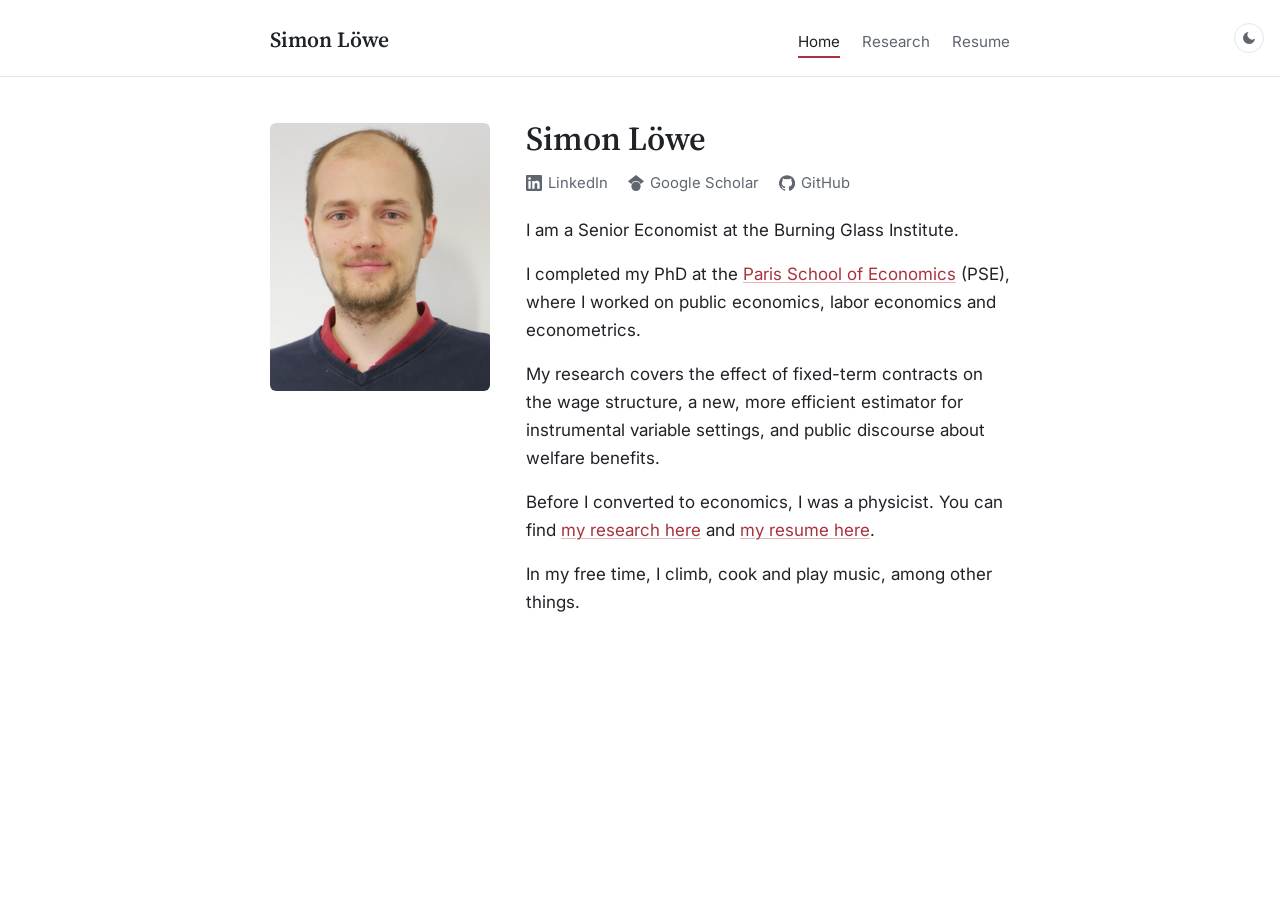
<file: index.html>
<!DOCTYPE html>
<html lang="en">
<head>
<meta charset="utf-8">
<meta name="viewport" content="width=device-width, initial-scale=1">
<meta name="color-scheme" content="light">
<title>Simon Löwe</title>
<meta name="description" content="Simon Löwe is a Senior Economist at the Burning Glass Institute working on labor economics, public economics and econometrics.">
<link rel="canonical" href="https://simon-lowe.github.io/">
<meta name="google-site-verification" content="X6CSy3UcT2l3U2CX1donl_mWwAO_86IhhVCBqyK8kqo">
<link rel="icon" href="favicon.svg" type="image/svg+xml">
<link rel="icon" href="favicon.png" type="image/png" sizes="32x32">
<link rel="apple-touch-icon" href="apple-touch-icon.png">
<meta property="og:type" content="website">
<meta property="og:site_name" content="Simon Löwe">
<meta property="og:title" content="Simon Löwe">
<meta property="og:description" content="Simon Löwe is a Senior Economist at the Burning Glass Institute working on labor economics, public economics and econometrics.">
<meta property="og:url" content="https://simon-lowe.github.io/">
<meta property="og:image" content="https://simon-lowe.github.io/images/simon-loewe.jpg">
<meta name="twitter:card" content="summary">
<script type="application/ld+json">
{"@context":"https://schema.org","@type":"Person","name":"Simon Löwe","alternateName":["Simon Loewe","Simon Lowe"],"url":"https://simon-lowe.github.io/","image":"https://simon-lowe.github.io/images/simon-loewe.jpg","jobTitle":"Senior Economist","worksFor":{"@type":"Organization","name":"Burning Glass Institute"},"alumniOf":{"@type":"CollegeOrUniversity","name":"Paris School of Economics"},"sameAs":["https://www.linkedin.com/in/simonloewe/","https://scholar.google.com/citations?user=DNcPDQkAAAAJ","https://github.com/simon-lowe"]}
</script>
<link rel="preconnect" href="https://fonts.googleapis.com">
<link rel="preconnect" href="https://fonts.gstatic.com" crossorigin>
<link href="https://fonts.googleapis.com/css2?family=Inter:wght@400;600&amp;family=Source+Serif+4:opsz,wght@8..60,600&amp;display=swap" rel="stylesheet">
<link rel="stylesheet" href="style.css">
<script>(function(){var t;try{t=localStorage.getItem("theme")}catch(e){}t=t||(/^theme=(dark|light)$/.exec(window.name)||[])[1];if(t==="dark"||(!t&&matchMedia("(prefers-color-scheme: dark)").matches))document.documentElement.dataset.theme="dark"})()</script>
<script src="theme.js" defer></script>
</head>
<body>
<header>
<div class="wrap">
<a class="name" href="index.html">Simon Löwe</a>
<nav>
<a class="current" aria-current="page" href="index.html">Home</a>
<a href="research.html">Research</a>
<a href="resume.html">Resume</a>
</nav>
</div>
<button class="theme-toggle" type="button" aria-label="Switch to dark mode" title="Switch to dark mode"><svg class="moon" viewBox="0 0 24 24" aria-hidden="true"><path d="M21 12.8A9 9 0 1 1 11.2 3a7 7 0 0 0 9.8 9.8z"/></svg><svg class="sun" viewBox="0 0 24 24" aria-hidden="true"><path d="M12 7a5 5 0 1 0 0 10 5 5 0 0 0 0-10zm0-5 1 3h-2zm0 20-1-3h2zM2 12l3-1v2zm20 0-3 1v-2zM4.9 4.9l2.8 1.4-1.4 1.4zm14.2 14.2-2.8-1.4 1.4-1.4zM4.9 19.1l1.4-2.8 1.4 1.4zM19.1 4.9l-1.4 2.8-1.4-1.4z"/></svg></button>
</header>
<main class="wrap">
<div class="intro">
<img class="profile" src="images/simon-loewe.jpg" width="540" height="658" alt="Simon Löwe">
<div>
<h1>Simon Löwe</h1>
<p class="links">
<a href="https://www.linkedin.com/in/simonloewe/"><svg viewBox="0 0 24 24" aria-hidden="true"><path d="M20.45 20.45h-3.56v-5.57c0-1.33-.02-3.04-1.85-3.04-1.85 0-2.14 1.45-2.14 2.94v5.67H9.35V9h3.41v1.56h.05c.48-.9 1.64-1.85 3.37-1.85 3.6 0 4.27 2.37 4.27 5.46v6.28zM5.34 7.43a2.06 2.06 0 1 1 0-4.13 2.06 2.06 0 0 1 0 4.13zM7.12 20.45H3.56V9h3.56v11.45zM22.22 0H1.77C.79 0 0 .77 0 1.73v20.54C0 23.23.79 24 1.77 24h20.45c.98 0 1.78-.77 1.78-1.73V1.73C24 .77 23.2 0 22.22 0z"/></svg>LinkedIn</a>
<a href="https://scholar.google.com/citations?user=DNcPDQkAAAAJ&amp;hl=en"><svg viewBox="0 0 24 24" aria-hidden="true"><path d="M12 24a7 7 0 1 1 0-14 7 7 0 0 1 0 14zm0-24L0 9.5l4.84 3.94A8 8 0 0 1 12 9a8 8 0 0 1 7.16 4.44L24 9.5z"/></svg>Google Scholar</a>
<a href="https://github.com/simon-lowe"><svg viewBox="0 0 24 24" aria-hidden="true"><path d="M12 .3a12 12 0 0 0-3.8 23.38c.6.12.83-.26.83-.57v-2c-3.34.73-4.04-1.6-4.04-1.6-.55-1.4-1.34-1.77-1.34-1.77-1.08-.74.09-.73.09-.73 1.2.09 1.83 1.24 1.83 1.24 1.07 1.83 2.8 1.3 3.49 1 .1-.78.42-1.3.76-1.6-2.67-.31-5.47-1.34-5.47-5.93 0-1.31.47-2.38 1.24-3.22-.13-.3-.54-1.52.12-3.18 0 0 1-.32 3.3 1.23a11.5 11.5 0 0 1 6 0c2.3-1.55 3.3-1.23 3.3-1.23.66 1.66.25 2.88.12 3.18.77.84 1.24 1.91 1.24 3.22 0 4.6-2.8 5.62-5.48 5.92.43.37.81 1.1.81 2.22v3.29c0 .32.22.7.83.58A12 12 0 0 0 12 .3"/></svg>GitHub</a>
</p>
<p>I am a Senior Economist at the Burning Glass Institute.</p>
<p>I completed my PhD at the <a href="https://www.parisschoolofeconomics.eu/">Paris School of Economics</a> (PSE), where I worked on public economics, labor economics and econometrics.</p>
<p>My research covers the effect of fixed-term contracts on the wage structure, a new, more efficient estimator for instrumental variable settings, and public discourse about welfare benefits.</p>
<p>Before I converted to economics, I was a physicist. You can find <a href="research.html">my research here</a> and <a href="resume.html">my resume here</a>.</p>
<p>In my free time, I climb, cook and play music, among other things.</p>
</div>
</div>
</main>
</body>
</html>
</file>
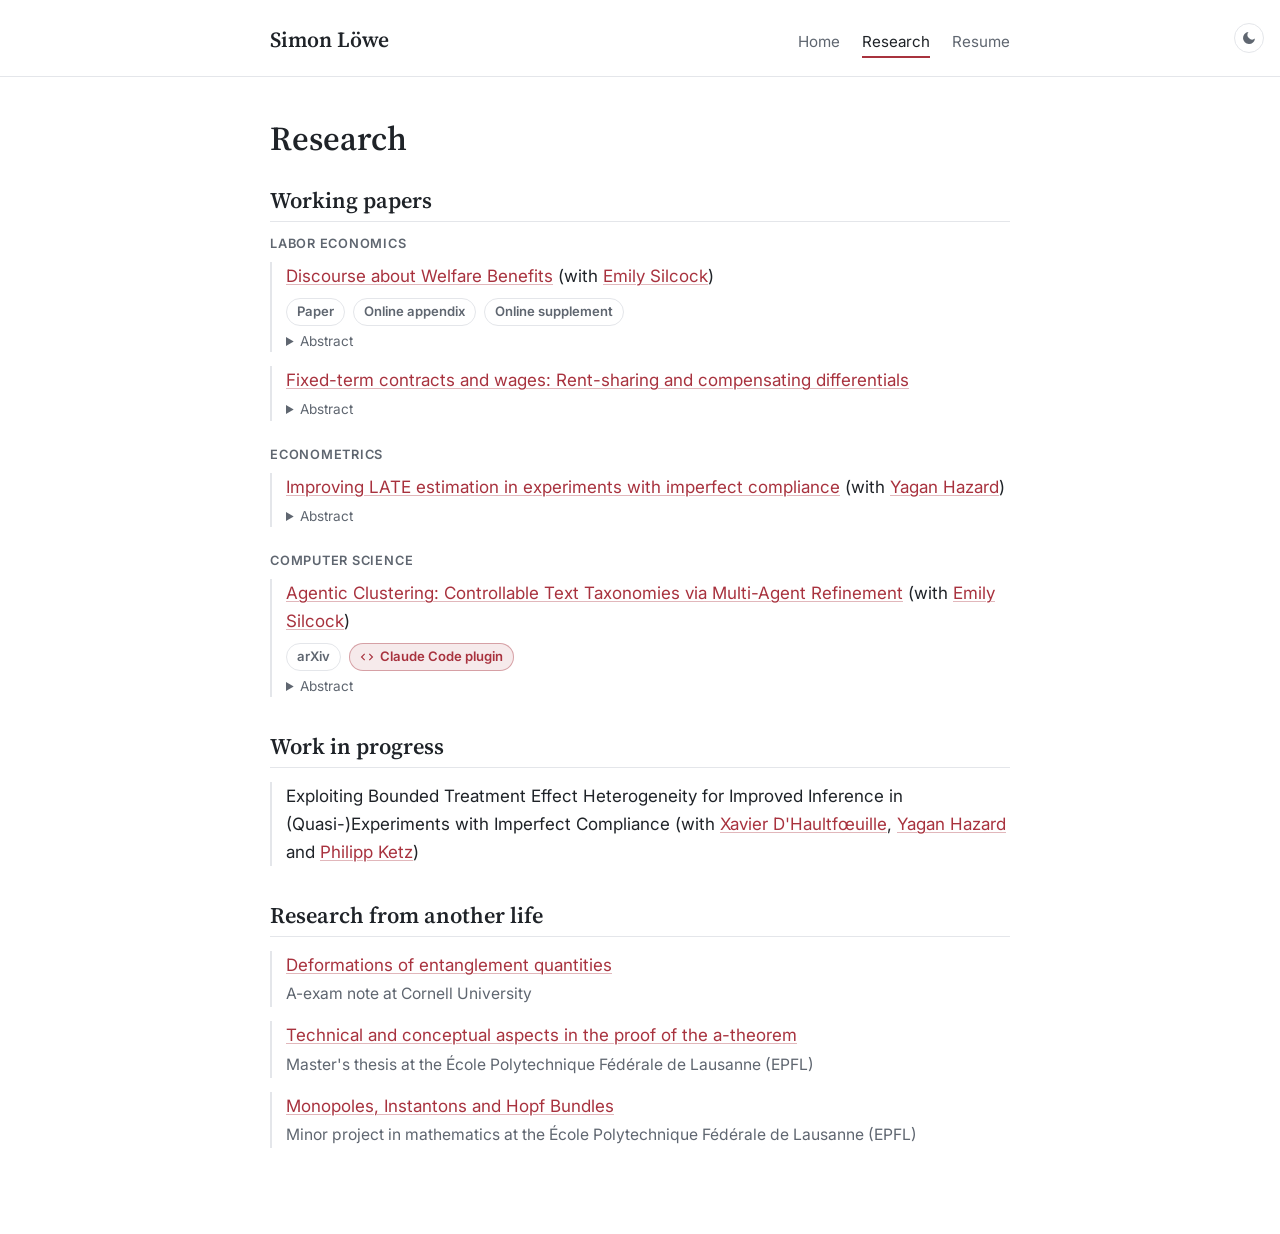
<file: research.html>
<!DOCTYPE html>
<html lang="en">
<head>
<meta charset="utf-8">
<meta name="viewport" content="width=device-width, initial-scale=1">
<meta name="color-scheme" content="light">
<title>Research | Simon Löwe</title>
<meta name="description" content="Working papers and research by Simon Löwe on fixed-term contracts and wages, welfare discourse, LATE estimation, and agentic text clustering.">
<link rel="canonical" href="https://simon-lowe.github.io/research.html">
<link rel="icon" href="favicon.svg" type="image/svg+xml">
<link rel="icon" href="favicon.png" type="image/png" sizes="32x32">
<link rel="apple-touch-icon" href="apple-touch-icon.png">
<meta property="og:type" content="website">
<meta property="og:site_name" content="Simon Löwe">
<meta property="og:title" content="Research | Simon Löwe">
<meta property="og:description" content="Working papers and research by Simon Löwe on fixed-term contracts and wages, welfare discourse, LATE estimation, and agentic text clustering.">
<meta property="og:url" content="https://simon-lowe.github.io/research.html">
<meta property="og:image" content="https://simon-lowe.github.io/images/simon-loewe.jpg">
<meta name="twitter:card" content="summary">
<link rel="preconnect" href="https://fonts.googleapis.com">
<link rel="preconnect" href="https://fonts.gstatic.com" crossorigin>
<link href="https://fonts.googleapis.com/css2?family=Inter:wght@400;600&amp;family=Source+Serif+4:opsz,wght@8..60,600&amp;display=swap" rel="stylesheet">
<link rel="stylesheet" href="style.css">
<script>(function(){var t;try{t=localStorage.getItem("theme")}catch(e){}t=t||(/^theme=(dark|light)$/.exec(window.name)||[])[1];if(t==="dark"||(!t&&matchMedia("(prefers-color-scheme: dark)").matches))document.documentElement.dataset.theme="dark"})()</script>
<script src="theme.js" defer></script>
</head>
<body>
<header>
<div class="wrap">
<a class="name" href="index.html">Simon Löwe</a>
<nav>
<a href="index.html">Home</a>
<a class="current" aria-current="page" href="research.html">Research</a>
<a href="resume.html">Resume</a>
</nav>
</div>
<button class="theme-toggle" type="button" aria-label="Switch to dark mode" title="Switch to dark mode"><svg class="moon" viewBox="0 0 24 24" aria-hidden="true"><path d="M21 12.8A9 9 0 1 1 11.2 3a7 7 0 0 0 9.8 9.8z"/></svg><svg class="sun" viewBox="0 0 24 24" aria-hidden="true"><path d="M12 7a5 5 0 1 0 0 10 5 5 0 0 0 0-10zm0-5 1 3h-2zm0 20-1-3h2zM2 12l3-1v2zm20 0-3 1v-2zM4.9 4.9l2.8 1.4-1.4 1.4zm14.2 14.2-2.8-1.4 1.4-1.4zM4.9 19.1l1.4-2.8 1.4 1.4zM19.1 4.9l-1.4 2.8-1.4-1.4z"/></svg></button>
</header>
<main class="wrap">
<h1>Research</h1>
<h2>Working papers</h2>
<h3>Labor economics</h3>
<ul class="pubs" role="list">
<li><a href="https://emilysilcock.com/papers/discourse-about-welfare-benefits.pdf">Discourse about Welfare Benefits</a> (with <a href="https://emilysilcock.com/">Emily Silcock</a>)
<div class="tags"><a href="https://emilysilcock.com/papers/discourse-about-welfare-benefits.pdf">Paper</a><a href="https://emilysilcock.com/papers/discourse-about-welfare-benefits-appendix.pdf">Online appendix</a><a href="https://emilysilcock.com/papers/discourse-about-welfare-benefits-supplement.pdf">Online supplement</a></div>
<details><summary>Abstract</summary><p>We show policy discourse can substantially alter economic outcomes even when policy itself is unchanged, focusing on media discourse around welfare benefits. First, using 32.1 million newspaper articles from four countries, we characterise welfare discourse along three dimensions: framing, slant, and tropes. Discourse varies sharply across outlets: individual frames range from 1% to 33% of articles, and negative slant from 18% to 85%. 83% of negative stories invoke one of fourteen recurring welfare tropes. Second, we study the economic effects of this discourse, holding policy fundamentals fixed. Using an event-study design that exploits the timing of welfare coverage in The Sun newspaper, we find that Universal Credit applications fall by 7–8% after stories portraying individual claimants negatively, but not after policy or statistics frames, or positive stories. The response is stronger for stories that invoke a trope. Producing comparable changes through policy would require a 4–10% increase in benefit generosity.</p></details></li>
<li><a href="papers/fixed-term-contracts-and-wages.pdf">Fixed-term contracts and wages: Rent-sharing and compensating differentials</a>
<details><summary>Abstract</summary><p>The effect of fixed-term contracts on wages is theoretically ambiguous. I introduce a simple monopsonistic model which incorporates segmented fixed-term and open-ended contracts markets, differential rent-sharing and compensating wage differentials for job security. Using exhaustive French administrative data, I then confirm several predictions of the model, documenting novel empirical facts about FTCs and wages. While the overall average wage gap between the contract types is estimated to be a precise zero, wages vary differentially between both contract types, resulting in a wage premium for low productivity firms and a wage penalty for high productivity firms. I then further illustrate the differential rent-sharing mechanism by documenting that firms only extend about half of the wage premium of open-ended contract workers to fixed-term contract workers. Finally, I show that the degree of rent-sharing varies with local labor market concentration for OECs but not for FTCs.</p></details></li>
</ul>
<h3>Econometrics</h3>
<ul class="pubs" role="list">
<li><a href="https://yaganhazard.github.io/assets/files/LATEPS_JMP.pdf">Improving LATE estimation in experiments with imperfect compliance</a> (with <a href="https://yaganhazard.github.io/">Yagan Hazard</a>)
<details><summary>Abstract</summary><p>The evaluation of many policies of interest (e.g., educational and training programs) inevitably face incomplete treatment group take-up. Estimation of causal effects in these controlled or natural “experiments with imperfect compliance” usually relies on an Instrumental Variable (IV) strategy, which often yields imprecise and thus possibly uninformative inference when compliance rates are low. We tackle this problem by proposing a Test-and-Select estimator that exploits covariate information to restrict estimation to a subpopulation with non-zero compliance. We derive the asymptotic properties of our proposed estimator under standard and weak-IV-like asymptotics, and study its finite sample properties in Monte Carlo simulations. We provide conditions under which it dominates the usual 2SLS estimator in terms of precision. Under an assumption on the degree of treatment effect heterogeneity, our estimator remains first-order unbiased with respect to the Local Average Treatment Effect (LATE) estimand, setting it apart from alternatives in the burgeoning literature on the use of first-stage heterogeneity to improve the precision of IV estimators. This robustness to treatment effect heterogeneity and the potential for precision gains are illustrated using Monte Carlo simulations and two empirical applications. Applying this new estimation procedure to the returns to schooling example (where compulsory schooling laws serve as instruments for educational attainment), we document that our methodology reduces standard errors by 12% to 48% depending on specifications.</p></details></li>
</ul>
<h3>Computer science</h3>
<ul class="pubs" role="list">
<li><a href="https://arxiv.org/abs/2606.01255">Agentic Clustering: Controllable Text Taxonomies via Multi-Agent Refinement</a> (with <a href="https://emilysilcock.com/">Emily Silcock</a>)
<div class="tags"><a href="https://arxiv.org/abs/2606.01255">arXiv</a><a class="highlight" href="https://github.com/emilysilcock/agentic-clustering/blob/main/plugin/README.md#installation"><svg viewBox="0 0 24 24" aria-hidden="true"><path d="M8.7 16.6 4.1 12l4.6-4.6L7.3 6l-6 6 6 6zm6.6 0 4.6-4.6-4.6-4.6L16.7 6l6 6-6 6z"/></svg>Claude Code plugin</a></div>
<details><summary>Abstract</summary><p>Recent text-clustering methods use large language models to propose a cluster taxonomy from a corpus and then assign each text to it. These pipelines are fundamentally programmatic: the sequence of LLM calls and the rules for stopping, merging, and splitting clusters are fixed in code in advance, so they generalise poorly across corpora of different structure and cannot easily incorporate user-supplied constraints such as a target cluster count or a clustering intent. We propose an agentic alternative in which an orchestrator LLM inspects the state of the discovery process at each step and dispatches one of a small set of specialised agents - proposer, synthesizer, auditor, investigator, and critic - adapting the pipeline to the corpus rather than executing a fixed one. On seven public text-clustering benchmarks the method achieves state-of-the-art performance, beating the strongest prior LLM baseline by up to 32% in ARI.</p></details></li>
</ul>
<h2>Work in progress</h2>
<ul class="pubs" role="list">
<li>Exploiting Bounded Treatment Effect Heterogeneity for Improved Inference in (Quasi-)Experiments with Imperfect Compliance (with <a href="https://faculty.crest.fr/xdhaultfoeuille/">Xavier D'Haultfœuille</a>, <a href="https://yaganhazard.github.io/">Yagan Hazard</a> and <a href="https://www.parisschoolofeconomics.com/ketz-philipp/">Philipp Ketz</a>)</li>
</ul>
<h2>Research from another life</h2>
<ul class="pubs" role="list">
<li><a href="papers/deformations-of-entanglement-quantities.pdf">Deformations of entanglement quantities</a><br><span class="note">A-exam note at Cornell University</span></li>
<li><a href="papers/a-theorem-master-thesis.pdf">Technical and conceptual aspects in the proof of the a-theorem</a><br><span class="note">Master's thesis at the École Polytechnique Fédérale de Lausanne (EPFL)</span></li>
<li><a href="papers/monopoles-instantons-hopf-bundles.pdf">Monopoles, Instantons and Hopf Bundles</a><br><span class="note">Minor project in mathematics at the École Polytechnique Fédérale de Lausanne (EPFL)</span></li>
</ul>
</main>
</body>
</html>
</file>
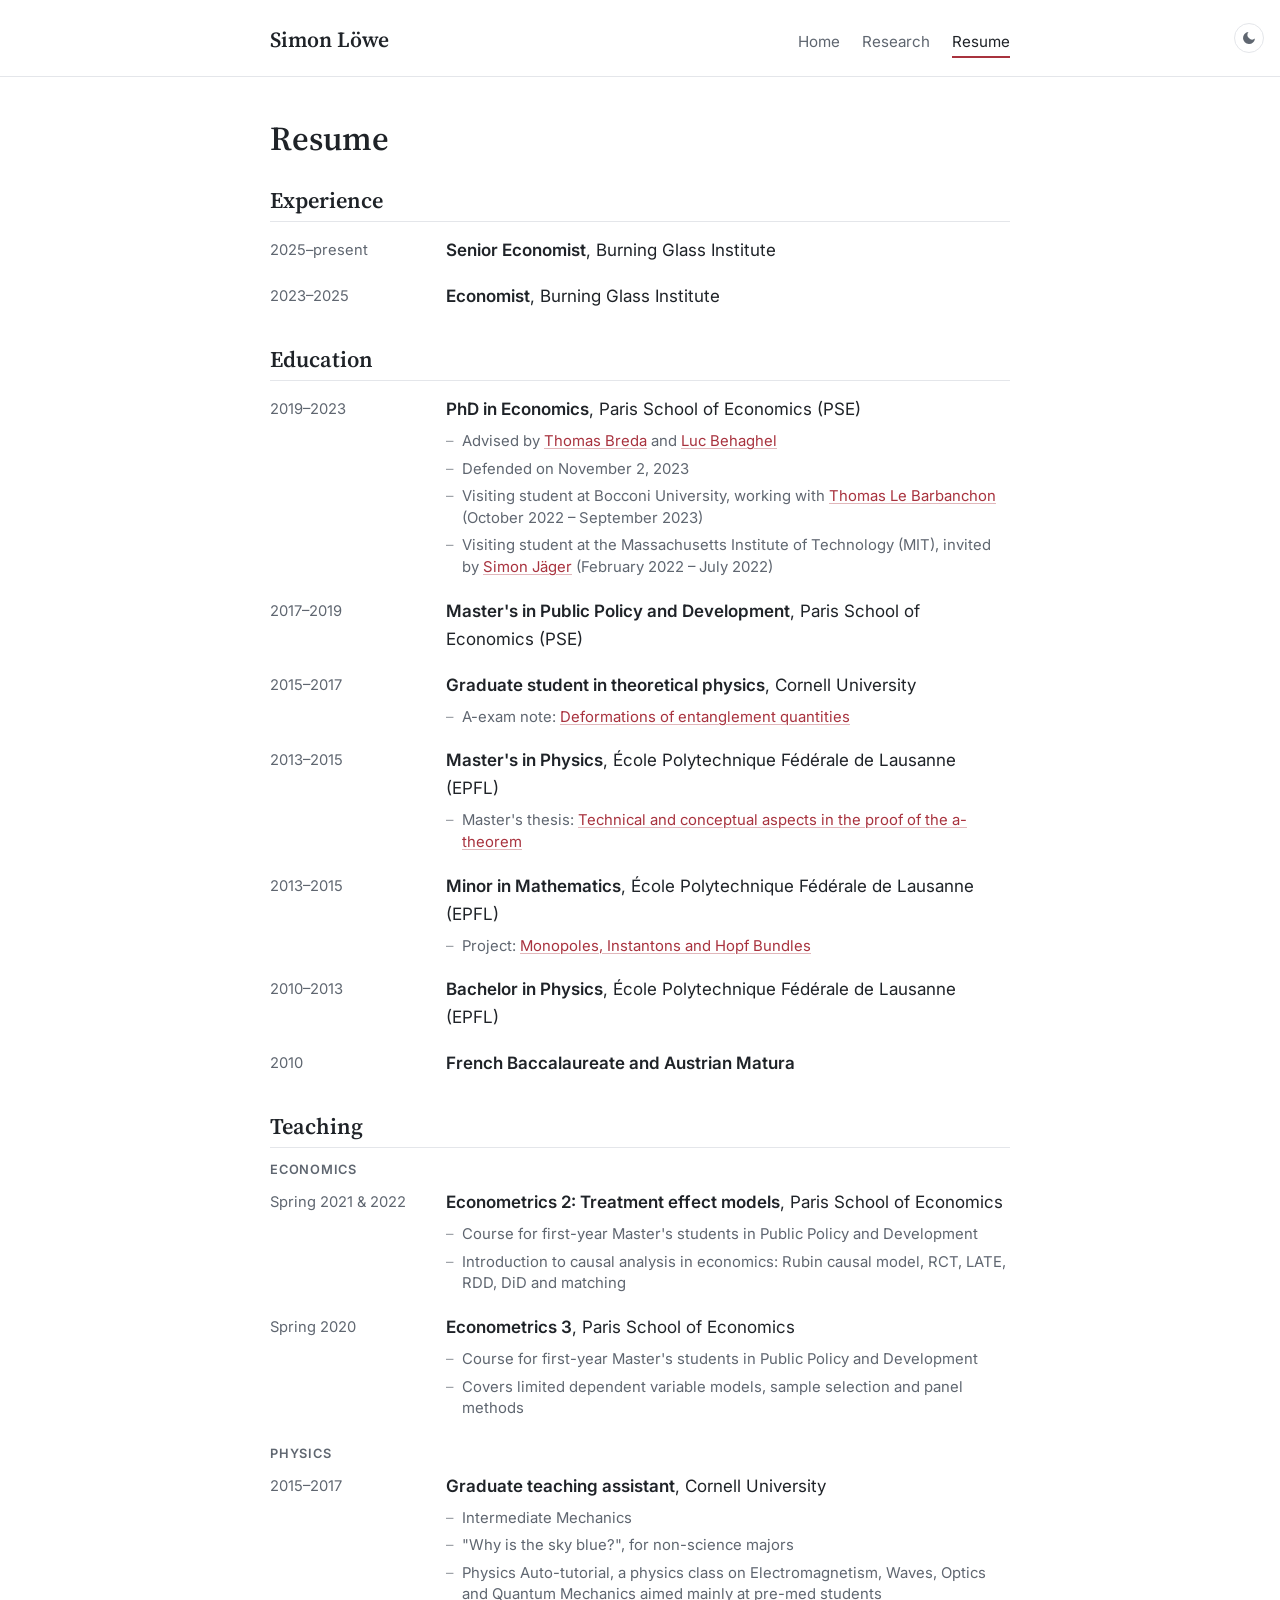
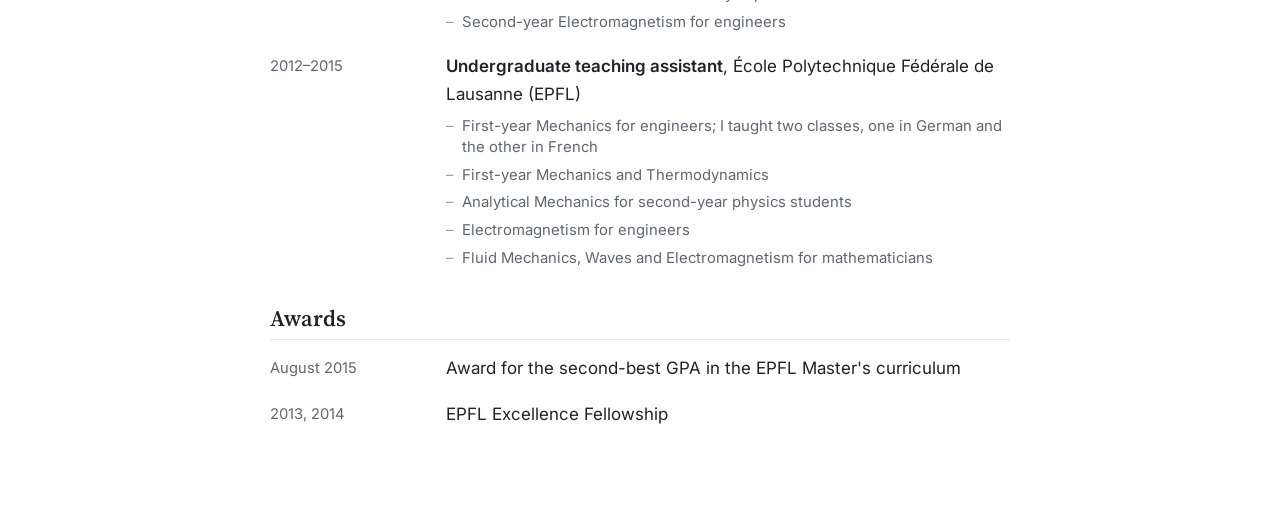
<file: resume.html>
<!DOCTYPE html>
<html lang="en">
<head>
<meta charset="utf-8">
<meta name="viewport" content="width=device-width, initial-scale=1">
<meta name="color-scheme" content="light">
<title>Resume | Simon Löwe</title>
<meta name="description" content="Resume of Simon Löwe: experience, education, teaching and awards.">
<link rel="canonical" href="https://simon-lowe.github.io/resume.html">
<link rel="icon" href="favicon.svg" type="image/svg+xml">
<link rel="icon" href="favicon.png" type="image/png" sizes="32x32">
<link rel="apple-touch-icon" href="apple-touch-icon.png">
<meta property="og:type" content="website">
<meta property="og:site_name" content="Simon Löwe">
<meta property="og:title" content="Resume | Simon Löwe">
<meta property="og:description" content="Resume of Simon Löwe: experience, education, teaching and awards.">
<meta property="og:url" content="https://simon-lowe.github.io/resume.html">
<meta property="og:image" content="https://simon-lowe.github.io/images/simon-loewe.jpg">
<meta name="twitter:card" content="summary">
<link rel="preconnect" href="https://fonts.googleapis.com">
<link rel="preconnect" href="https://fonts.gstatic.com" crossorigin>
<link href="https://fonts.googleapis.com/css2?family=Inter:wght@400;600&amp;family=Source+Serif+4:opsz,wght@8..60,600&amp;display=swap" rel="stylesheet">
<link rel="stylesheet" href="style.css">
<script>(function(){var t;try{t=localStorage.getItem("theme")}catch(e){}t=t||(/^theme=(dark|light)$/.exec(window.name)||[])[1];if(t==="dark"||(!t&&matchMedia("(prefers-color-scheme: dark)").matches))document.documentElement.dataset.theme="dark"})()</script>
<script src="theme.js" defer></script>
</head>
<body>
<header>
<div class="wrap">
<a class="name" href="index.html">Simon Löwe</a>
<nav>
<a href="index.html">Home</a>
<a href="research.html">Research</a>
<a class="current" aria-current="page" href="resume.html">Resume</a>
</nav>
</div>
<button class="theme-toggle" type="button" aria-label="Switch to dark mode" title="Switch to dark mode"><svg class="moon" viewBox="0 0 24 24" aria-hidden="true"><path d="M21 12.8A9 9 0 1 1 11.2 3a7 7 0 0 0 9.8 9.8z"/></svg><svg class="sun" viewBox="0 0 24 24" aria-hidden="true"><path d="M12 7a5 5 0 1 0 0 10 5 5 0 0 0 0-10zm0-5 1 3h-2zm0 20-1-3h2zM2 12l3-1v2zm20 0-3 1v-2zM4.9 4.9l2.8 1.4-1.4 1.4zm14.2 14.2-2.8-1.4 1.4-1.4zM4.9 19.1l1.4-2.8 1.4 1.4zM19.1 4.9l-1.4 2.8-1.4-1.4z"/></svg></button>
</header>
<main class="wrap">
<h1>Resume</h1>

<h2>Experience</h2>
<div class="cv">
<div class="entry">
<div class="when">2025–present</div>
<div class="what"><strong>Senior Economist</strong>, Burning Glass Institute</div>
</div>
<div class="entry">
<div class="when">2023–2025</div>
<div class="what"><strong>Economist</strong>, Burning Glass Institute</div>
</div>
</div>

<h2>Education</h2>
<div class="cv">
<div class="entry">
<div class="when">2019–2023</div>
<div class="what"><strong>PhD in Economics</strong>, Paris School of Economics (PSE)
<ul class="details">
<li>Advised by <a href="https://www.parisschoolofeconomics.com/breda-thomas/index_en.html">Thomas Breda</a> and <a href="https://www.parisschoolofeconomics.com/behaghel-luc/behaghel.htm">Luc Behaghel</a></li>
<li>Defended on November 2, 2023</li>
<li>Visiting student at Bocconi University, working with <a href="https://sites.google.com/site/tlebarbanchon/home">Thomas Le Barbanchon</a> (October 2022 – September 2023)</li>
<li>Visiting student at the Massachusetts Institute of Technology (MIT), invited by <a href="https://jaeger.scholar.princeton.edu/">Simon Jäger</a> (February 2022 – July 2022)</li>
</ul></div>
</div>
<div class="entry">
<div class="when">2017–2019</div>
<div class="what"><strong>Master's in Public Policy and Development</strong>, Paris School of Economics (PSE)</div>
</div>
<div class="entry">
<div class="when">2015–2017</div>
<div class="what"><strong>Graduate student in theoretical physics</strong>, Cornell University
<ul class="details">
<li>A-exam note: <a href="papers/deformations-of-entanglement-quantities.pdf">Deformations of entanglement quantities</a></li>
</ul></div>
</div>
<div class="entry">
<div class="when">2013–2015</div>
<div class="what"><strong>Master's in Physics</strong>, École Polytechnique Fédérale de Lausanne (EPFL)
<ul class="details">
<li>Master's thesis: <a href="papers/a-theorem-master-thesis.pdf">Technical and conceptual aspects in the proof of the a-theorem</a></li>
</ul></div>
</div>
<div class="entry">
<div class="when">2013–2015</div>
<div class="what"><strong>Minor in Mathematics</strong>, École Polytechnique Fédérale de Lausanne (EPFL)
<ul class="details">
<li>Project: <a href="papers/monopoles-instantons-hopf-bundles.pdf">Monopoles, Instantons and Hopf Bundles</a></li>
</ul></div>
</div>
<div class="entry">
<div class="when">2010–2013</div>
<div class="what"><strong>Bachelor in Physics</strong>, École Polytechnique Fédérale de Lausanne (EPFL)</div>
</div>
<div class="entry">
<div class="when">2010</div>
<div class="what"><strong>French Baccalaureate and Austrian Matura</strong></div>
</div>
</div>

<h2>Teaching</h2>
<h3>Economics</h3>
<div class="cv">
<div class="entry">
<div class="when">Spring 2021 &amp; 2022</div>
<div class="what"><strong>Econometrics 2: Treatment effect models</strong>, Paris School of Economics
<ul class="details">
<li>Course for first-year Master's students in Public Policy and Development</li>
<li>Introduction to causal analysis in economics: Rubin causal model, RCT, LATE, RDD, DiD and matching</li>
</ul></div>
</div>
<div class="entry">
<div class="when">Spring 2020</div>
<div class="what"><strong>Econometrics 3</strong>, Paris School of Economics
<ul class="details">
<li>Course for first-year Master's students in Public Policy and Development</li>
<li>Covers limited dependent variable models, sample selection and panel methods</li>
</ul></div>
</div>
</div>
<h3>Physics</h3>
<div class="cv">
<div class="entry">
<div class="when">2015–2017</div>
<div class="what"><strong>Graduate teaching assistant</strong>, Cornell University
<ul class="details">
<li>Intermediate Mechanics</li>
<li>"Why is the sky blue?", for non-science majors</li>
<li>Physics Auto-tutorial, a physics class on Electromagnetism, Waves, Optics and Quantum Mechanics aimed mainly at pre-med students</li>
<li>Second-year Electromagnetism for engineers</li>
</ul></div>
</div>
<div class="entry">
<div class="when">2012–2015</div>
<div class="what"><strong>Undergraduate teaching assistant</strong>, École Polytechnique Fédérale de Lausanne (EPFL)
<ul class="details">
<li>First-year Mechanics for engineers; I taught two classes, one in German and the other in French</li>
<li>First-year Mechanics and Thermodynamics</li>
<li>Analytical Mechanics for second-year physics students</li>
<li>Electromagnetism for engineers</li>
<li>Fluid Mechanics, Waves and Electromagnetism for mathematicians</li>
</ul></div>
</div>
</div>

<h2>Awards</h2>
<div class="cv">
<div class="entry">
<div class="when">August 2015</div>
<div class="what">Award for the second-best GPA in the EPFL Master's curriculum</div>
</div>
<div class="entry">
<div class="when">2013, 2014</div>
<div class="what">EPFL Excellence Fellowship</div>
</div>
</div>
</main>
</body>
</html>
</file>
<file: style.css>
:root {
  --text: #1f2328;
  --muted: #5f6670;
  --rule: #e4e6ea;
  --accent: #a8323e;
  --accent-hover: #7f2530;
  --bg: #ffffff;
  color-scheme: light;
  --serif: "Source Serif 4", Georgia, "Times New Roman", serif;
  --sans: "Inter", -apple-system, BlinkMacSystemFont, "Segoe UI", Roboto, Helvetica, Arial, sans-serif;
}

/* Dark theme: follows the system setting until the header toggle (theme.js) sets a choice */
:root[data-theme="dark"] {
  color-scheme: dark;
  --text: #e6e7e9;
  --muted: #a0a6ae;
  --rule: #30343a;
  --accent: #8db8ec;
  --accent-hover: #b5d2f5;
  --bg: #16181b;
}

*, *::before, *::after { box-sizing: border-box; }

html { -webkit-text-size-adjust: 100%; }

body {
  margin: 0;
  background: var(--bg);
  color: var(--text);
  font-family: var(--sans);
  font-size: 1.0625rem;
  line-height: 1.65;
  overflow-wrap: break-word;
}

.wrap {
  max-width: 780px;
  margin: 0 auto;
  padding-left: 20px;
  padding-right: 20px;
}

/* Header */
header {
  position: relative;
  border-bottom: 1px solid var(--rule);
}

header .wrap {
  display: flex;
  flex-wrap: wrap;
  align-items: baseline;
  justify-content: space-between;
  gap: 8px 24px;
  padding-top: 22px;
  padding-bottom: 18px;
}

header .name {
  font-family: var(--serif);
  font-size: 1.35rem;
  font-weight: 600;
  color: var(--text);
  text-decoration: none;
}

nav {
  display: flex;
  flex-wrap: wrap;
  gap: 4px 22px;
  font-size: 0.95rem;
}

nav a {
  color: var(--muted);
  text-decoration: none;
  padding: 2px 0;
  border-bottom: 2px solid transparent;
}

nav a:hover { color: var(--text); }

.theme-toggle {
  position: absolute;
  top: 50%;
  right: 16px;
  transform: translateY(-50%);
  display: inline-flex;
  align-items: center;
  justify-content: center;
  width: 30px;
  height: 30px;
  padding: 0;
  border: 1px solid var(--rule);
  border-radius: 999px;
  background: transparent;
  color: var(--muted);
  cursor: pointer;
}

.theme-toggle:hover { color: var(--text); border-color: var(--muted); }

.theme-toggle:focus-visible {
  outline: 2px solid var(--accent);
  outline-offset: 2px;
}

.theme-toggle svg { width: 16px; height: 16px; fill: currentColor; }
.theme-toggle .sun { display: none; }
:root[data-theme="dark"] .theme-toggle .sun { display: block; }
:root[data-theme="dark"] .theme-toggle .moon { display: none; }

nav a.current {
  color: var(--text);
  border-bottom-color: var(--accent);
}

/* Main content */
main {
  padding-top: 40px;
  padding-bottom: 72px;
}

h1, h2, h3 {
  font-family: var(--serif);
  font-weight: 600;
  line-height: 1.25;
}

h1 {
  font-size: 2.1rem;
  margin: 0 0 24px;
}

h2 {
  font-size: 1.4rem;
  margin: 36px 0 14px;
  padding-bottom: 6px;
  border-bottom: 1px solid var(--rule);
}

h3 {
  font-family: var(--sans);
  font-size: 0.8rem;
  font-weight: 600;
  letter-spacing: 0.06em;
  text-transform: uppercase;
  margin: 26px 0 10px;
  color: var(--muted);
}

h1 + h2 { margin-top: 28px; }
h2 + h3 { margin-top: 14px; }

p { margin: 0 0 16px; }

a {
  color: var(--accent);
  text-decoration: underline;
  text-decoration-thickness: 1px;
  text-underline-offset: 2px;
  text-decoration-color: color-mix(in srgb, var(--accent) 35%, transparent);
}

a:hover {
  color: var(--accent-hover);
  text-decoration-color: currentColor;
}

a:focus-visible {
  outline: 2px solid var(--accent);
  outline-offset: 2px;
  border-radius: 2px;
}

header .name:hover { color: var(--text); }

ul {
  margin: 0 0 16px;
  padding-left: 20px;
}

li { margin-bottom: 8px; }
ul:last-child { margin-bottom: 0; }
li::marker { color: var(--muted); }

li ul {
  margin-top: 6px;
  margin-bottom: 4px;
}

li li {
  margin-bottom: 4px;
  font-size: 0.95em;
  color: var(--muted);
}

.note {
  color: var(--muted);
  font-size: 0.92em;
}

.date {
  font-weight: 600;
}

/* Resume: date column beside each entry */
.cv {
  display: grid;
  gap: 18px;
  margin-bottom: 8px;
}

.entry {
  display: grid;
  grid-template-columns: 9.5rem 1fr;
  gap: 4px 24px;
}

.when {
  color: var(--muted);
  font-size: 0.92rem;
  padding-top: 2px;
}

.what { min-width: 0; }
.what strong { font-weight: 600; }

ul.details {
  list-style: none;
  display: grid;
  gap: 6px;
  margin: 8px 0 0;
  padding-left: 0;
}

ul.details li {
  position: relative;
  margin: 0;
  padding-left: 16px;
  font-size: 0.93rem;
  line-height: 1.45;
  color: var(--muted);
}

ul.details li::before {
  content: "–";
  position: absolute;
  left: 0;
  color: color-mix(in srgb, var(--muted) 60%, transparent);
}

/* Home page: photo beside bio */
.intro {
  display: grid;
  grid-template-columns: 220px 1fr;
  gap: 36px;
  align-items: start;
}

.intro h1 { margin-bottom: 18px; }

img.profile {
  width: 100%;
  height: auto;
  display: block;
  border-radius: 6px;
  margin-top: 6px;
}

/* Lists of papers and links */
.pubs {
  list-style: none;
  padding-left: 0;
}

.pubs > li {
  margin-bottom: 14px;
  padding-left: 14px;
  border-left: 2px solid var(--rule);
}

/* Keep the menu clear of the toggle once the screen edge reaches the content */
@media (max-width: 900px) {
  header .wrap { padding-right: 62px; }
}

@media (max-width: 640px) {
  .theme-toggle { top: 18px; transform: none; }
  body { font-size: 1rem; }
  main { padding-top: 28px; }
  h1 { font-size: 1.75rem; }
  .intro {
    grid-template-columns: 1fr;
    gap: 20px;
  }
  img.profile { max-width: 140px; margin-top: 0; }
  h2 { margin-top: 32px; font-size: 1.3rem; }
  header .wrap { padding-top: 16px; padding-bottom: 12px; row-gap: 4px; }
  nav { gap: 4px 18px; }
  .entry { grid-template-columns: 1fr; gap: 0; }
  .when { padding-top: 0; }
}

/* Profile links under the name */
.links {
  display: flex;
  flex-wrap: wrap;
  gap: 6px 20px;
  margin: -6px 0 20px;
  font-size: 0.93rem;
}

.links a {
  display: inline-flex;
  align-items: center;
  gap: 6px;
  color: var(--muted);
  text-decoration: none;
}

.links a:hover { color: var(--accent); }

.links svg {
  width: 16px;
  height: 16px;
  fill: currentColor;
  flex: none;
}

details { margin-top: 4px; }

summary {
  cursor: pointer;
  width: fit-content;
  font-size: 0.85rem;
  color: var(--muted);
}

summary:hover { color: var(--text); }

details p {
  margin: 8px 0 4px;
  font-size: 0.92rem;
  color: var(--muted);
  line-height: 1.6;
}

/* Small link buttons under a paper */
.tags {
  display: flex;
  flex-wrap: wrap;
  gap: 8px;
  margin-top: 8px;
}

.tags a {
  display: inline-flex;
  align-items: center;
  gap: 6px;
  padding: 2px 10px;
  border: 1px solid var(--rule);
  border-radius: 999px;
  font-size: 0.82rem;
  font-weight: 600;
  color: var(--muted);
  text-decoration: none;
}

.tags a:hover {
  border-color: var(--accent);
  color: var(--accent);
}

.tags a.highlight {
  border-color: color-mix(in srgb, var(--accent) 40%, transparent);
  background: color-mix(in srgb, var(--accent) 10%, transparent);
  color: var(--accent);
}

.tags a.highlight:hover { background: color-mix(in srgb, var(--accent) 18%, transparent); }

.tags svg {
  width: 14px;
  height: 14px;
  fill: currentColor;
}
</file>
